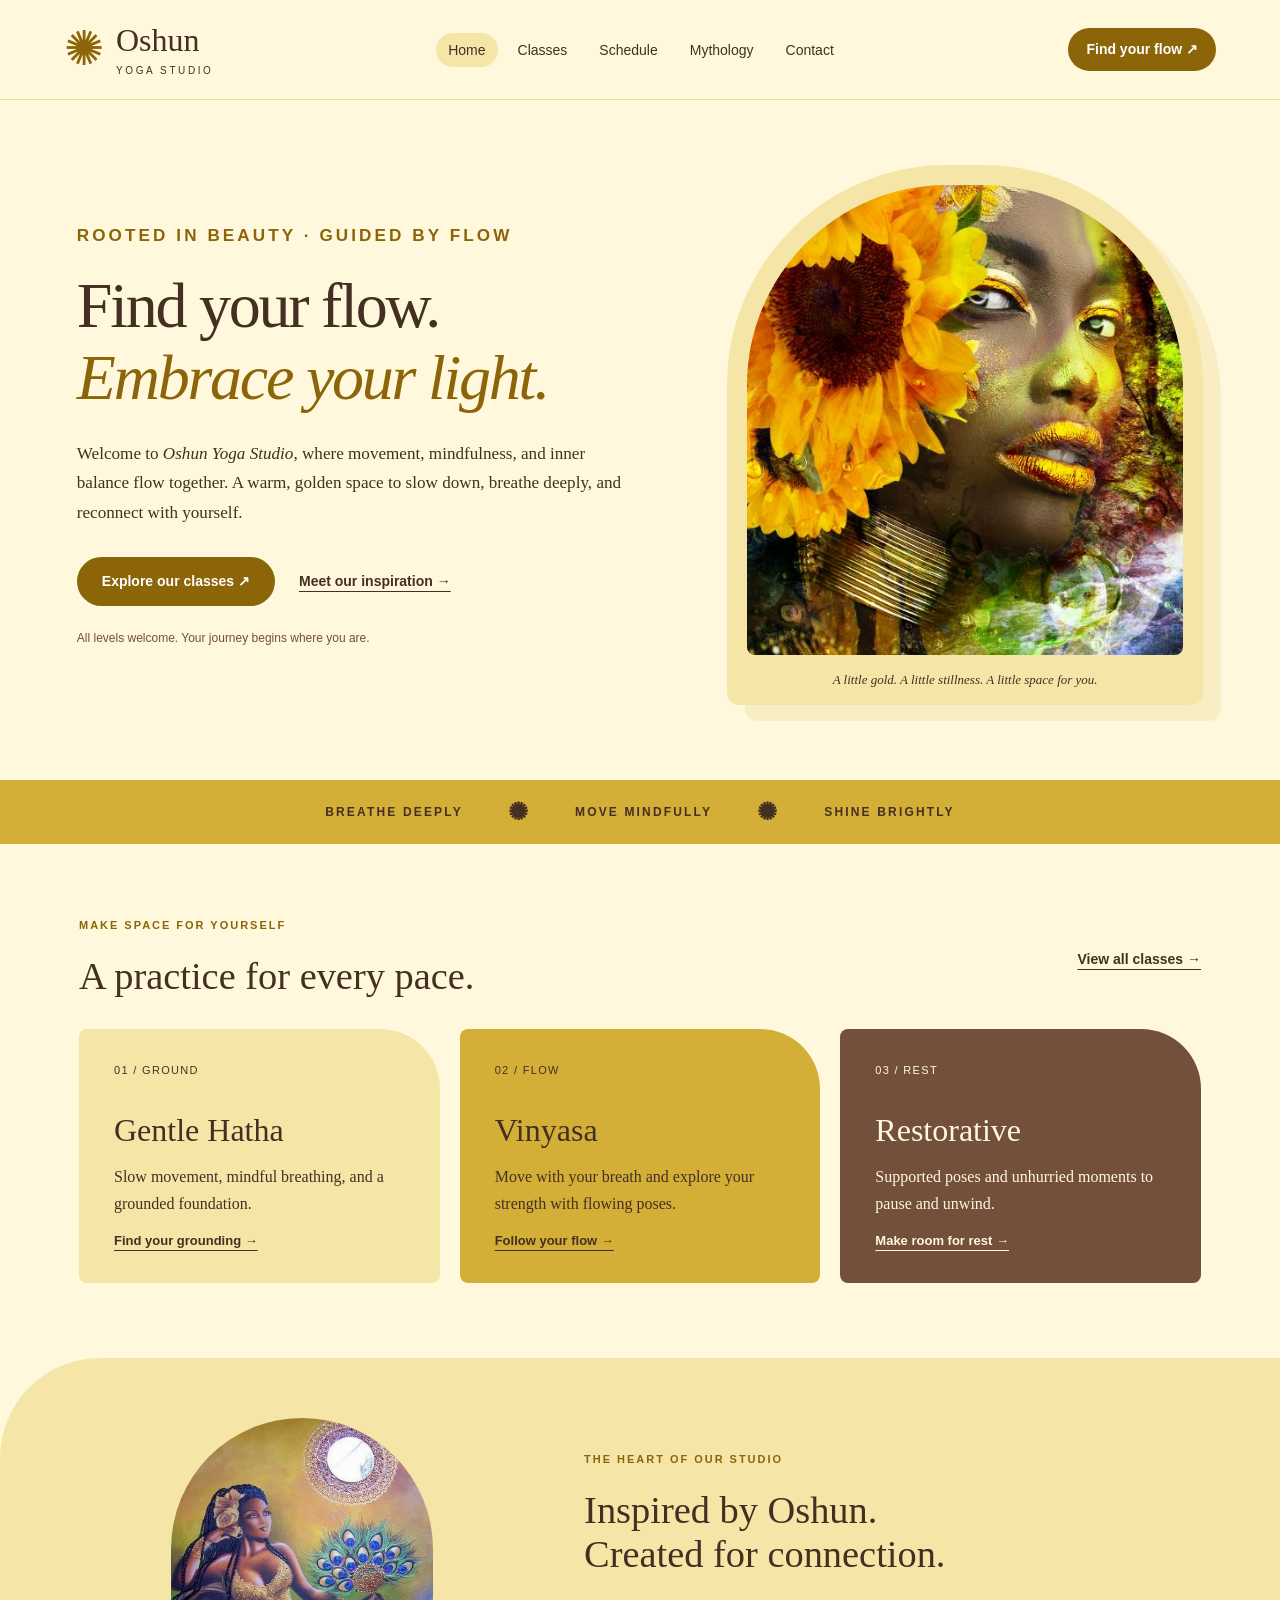
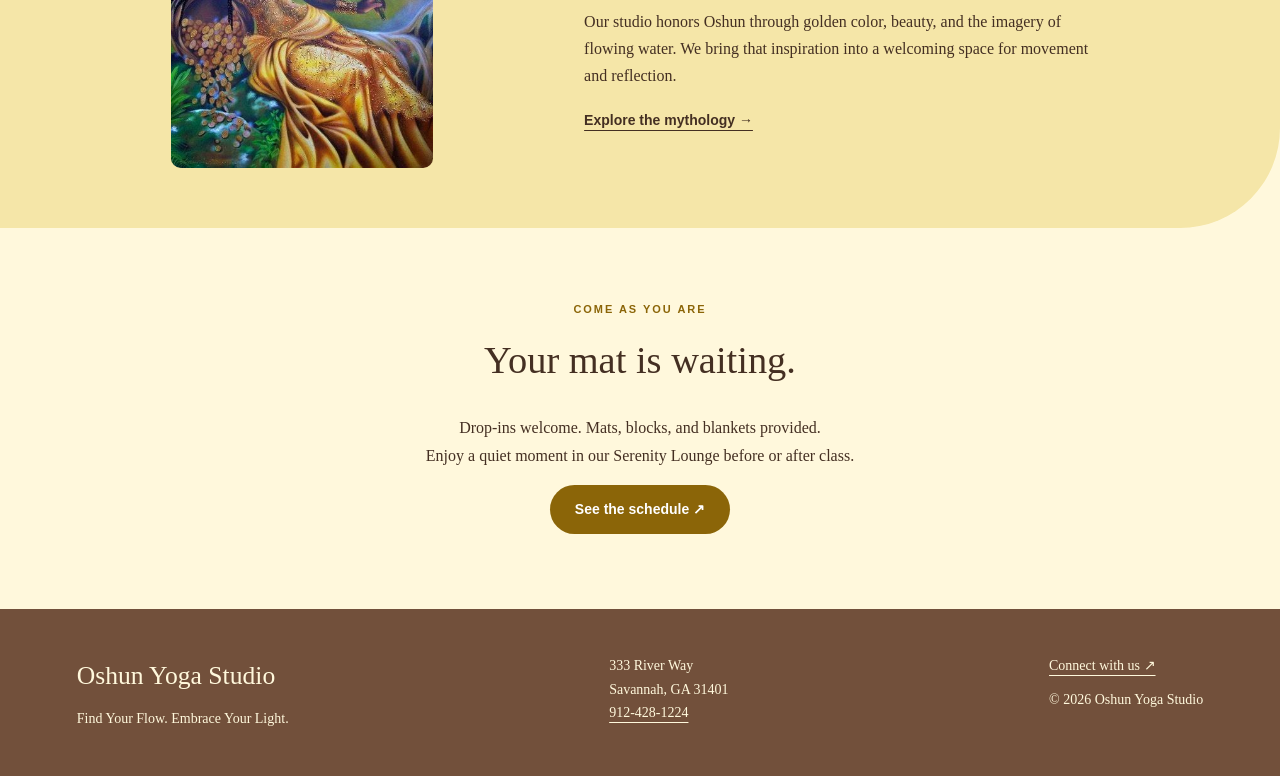
<file: index.html>
<!DOCTYPE html>
<html lang="en">

<head>
    <meta charset="UTF-8">
    <meta name="viewport" content="width=device-width, initial-scale=1.0">
    <title>Home | Oshun Yoga Studio</title>
    <link rel="stylesheet" href="yogacss/yoga.css">
</head>

<body>
    <a class="skip" href="#main">Skip to content</a>

    <header class="site-header">
        <a class="brand" href="index.html">
            <span class="brand-icon" aria-hidden="true">✺</span>
            <span>Oshun<small>YOGA STUDIO</small></span>
        </a>

        <nav aria-label="Main navigation">
            <a href="index.html" aria-current="page">Home</a>
            <a href="classes.html">Classes</a>
            <a href="schedule.html">Schedule</a>
            <a href="mythology.html">Mythology</a>
            <a href="contact.html">Contact</a>
        </nav>

        <a class="button small" href="schedule.html">Find your flow ↗</a>
    </header>

    <main id="main">
        <section class="hero">
            <div class="hero-copy">
                <p class="eyebrow">ROOTED IN BEAUTY · GUIDED BY FLOW</p>

                <h1>
                    Find your flow.<br>
                    <em>Embrace your light.</em>
                </h1>

                <p>
                    Welcome to <span class="studio">Oshun Yoga Studio</span>,
                    where movement, mindfulness, and inner balance flow together.
                    A warm, golden space to slow down, breathe deeply, and
                    reconnect with yourself.
                </p>

                <div class="actions">
                    <a class="button" href="classes.html">
                        Explore our classes ↗
                    </a>

                    <a class="text-link" href="mythology.html">
                        Meet our inspiration →
                    </a>
                </div>

                <p class="hero-note">
                    All levels welcome. Your journey begins where you are.
                </p>
            </div>

            <figure class="hero-art">
                <img src="images/5-22-10-24-15-36-25m.jpg"
                    alt="Portrait artwork with golden tones and sunflowers">

                <figcaption>
                    A little gold. A little stillness. A little space for you.
                </figcaption>
            </figure>
        </section>

        <div class="ribbon" aria-hidden="true">
            BREATHE DEEPLY
            <span>✺</span>
            MOVE MINDFULLY
            <span>✺</span>
            SHINE BRIGHTLY
        </div>

        <section class="section">
            <div class="section-heading">
                <div>
                    <p class="eyebrow">MAKE SPACE FOR YOURSELF</p>
                    <h2>A practice for every pace.</h2>
                </div>

                <a class="text-link" href="classes.html">
                    View all classes →
                </a>
            </div>

            <div class="cards">
                <article class="card">
                    <span class="number">01 / GROUND</span>
                    <h3>Gentle Hatha</h3>
                    <p>
                        Slow movement, mindful breathing, and a grounded
                        foundation.
                    </p>
                    <a href="classes.html#hatha">Find your grounding →</a>
                </article>

                <article class="card honey">
                    <span class="number">02 / FLOW</span>
                    <h3>Vinyasa</h3>
                    <p>
                        Move with your breath and explore your strength
                        with flowing poses.
                    </p>
                    <a href="classes.html#vinyasa">Follow your flow →</a>
                </article>

                <article class="card brown">
                    <span class="number">03 / REST</span>
                    <h3>Restorative</h3>
                    <p>
                        Supported poses and unhurried moments to pause
                        and unwind.
                    </p>
                    <a href="classes.html#restorative">Make room for rest →</a>
                </article>
            </div>
        </section>

        <section class="inspiration">
            <img src="images/images.jpg"
                alt="Oshun artwork in gold with peacock feathers">

            <div>
                <p class="eyebrow">THE HEART OF OUR STUDIO</p>

                <h2>
                    Inspired by Oshun.<br>
                    Created for connection.
                </h2>

                <p>
                    Our studio honors Oshun through golden color, beauty,
                    and the imagery of flowing water. We bring that
                    inspiration into a welcoming space for movement
                    and reflection.
                </p>

                <a class="text-link" href="mythology.html">
                    Explore the mythology →
                </a>
            </div>
        </section>

        <section class="section welcome">
            <p class="eyebrow">COME AS YOU ARE</p>
            <h2>Your mat is waiting.</h2>

            <p>
                Drop-ins welcome. Mats, blocks, and blankets provided.<br>
                Enjoy a quiet moment in our Serenity Lounge before
                or after class.
            </p>

            <a class="button" href="schedule.html">See the schedule ↗</a>
        </section>
    </main>

    <footer>
        <div>
            <a class="footer-brand" href="index.html">Oshun Yoga Studio</a>
            <p>Find Your Flow. Embrace Your Light.</p>
        </div>

        <address>
            333 River Way<br>
            Savannah, GA 31401<br>
            <a href="tel:9124281224">912-428-1224</a>
        </address>

        <div>
            <a href="contact.html">Connect with us ↗</a>
            <p>&copy; 2026 Oshun Yoga Studio</p>
        </div>
    </footer>
</body>

</html>
</file>
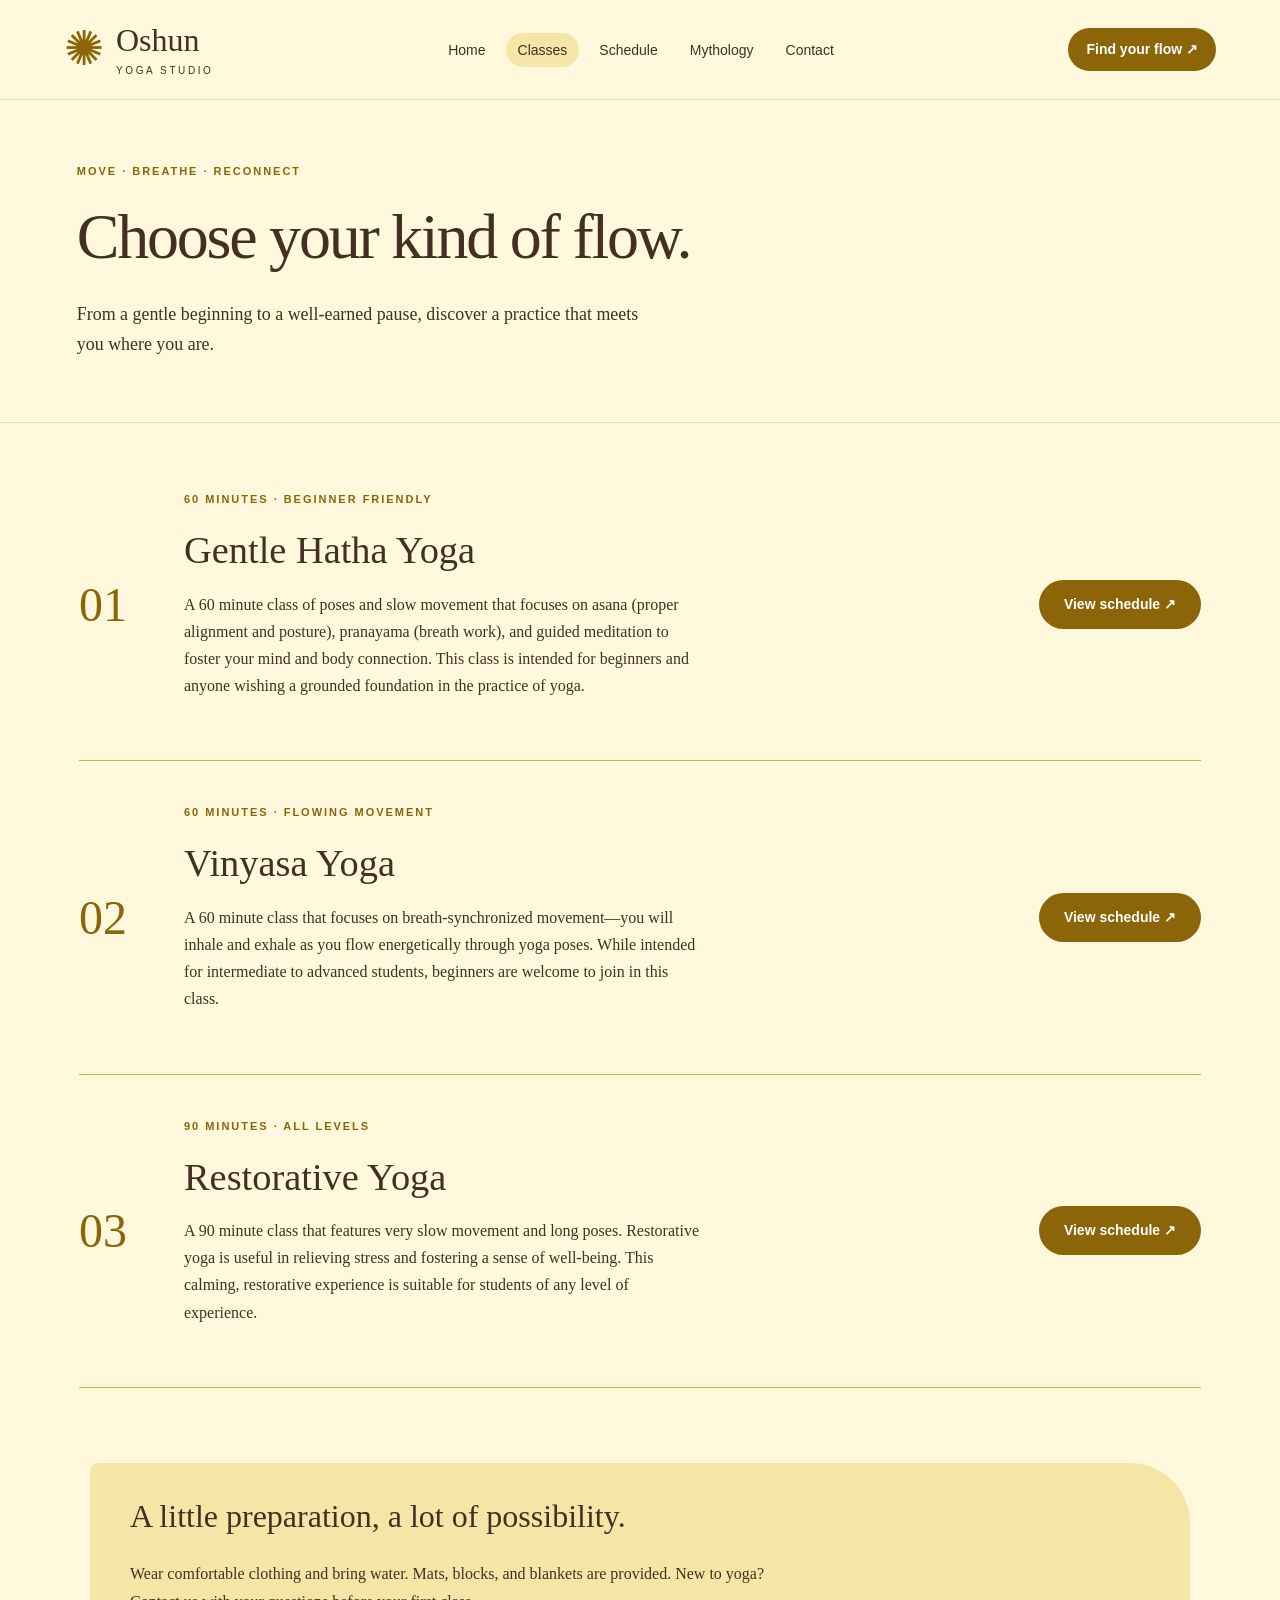
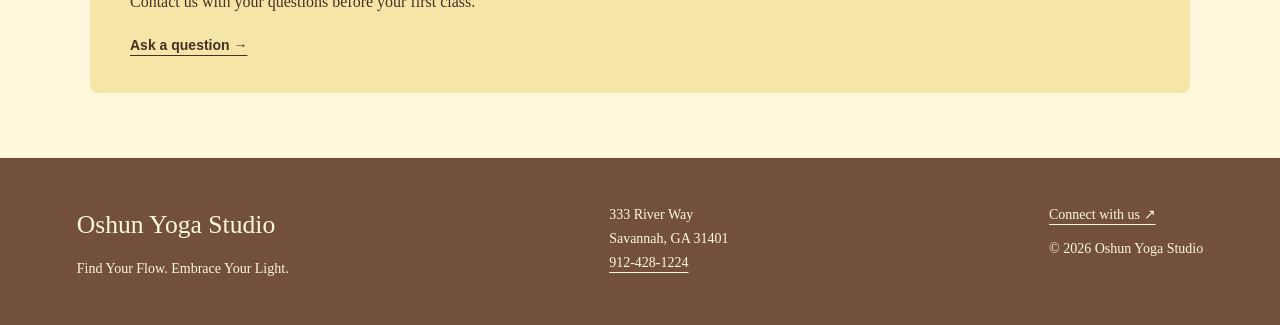
<file: classes.html>
<!DOCTYPE html>
<html lang="en">

<head>
    <meta charset="UTF-8">
    <meta name="viewport" content="width=device-width, initial-scale=1.0">
    <title>Classes | Oshun Yoga Studio</title>
    <link rel="stylesheet" href="yogacss/yoga.css">
</head>

<body>
    <a class="skip" href="#main">Skip to content</a>

    <header class="site-header">
        <a class="brand" href="index.html">
            <span class="brand-icon" aria-hidden="true">✺</span>
            <span>Oshun<small>YOGA STUDIO</small></span>
        </a>

        <nav aria-label="Main navigation">
            <a href="index.html">Home</a>
            <a href="classes.html" aria-current="page">Classes</a>
            <a href="schedule.html">Schedule</a>
            <a href="mythology.html">Mythology</a>
            <a href="contact.html">Contact</a>
        </nav>

        <a class="button small" href="schedule.html">Find your flow ↗</a>
    </header>

    <main id="main">
        <section class="page-intro">
            <p class="eyebrow">MOVE · BREATHE · RECONNECT</p>
            <h1>Choose your kind of flow.</h1>

            <p>
                From a gentle beginning to a well-earned pause,
                discover a practice that meets you where you are.
            </p>
        </section>

        <section class="section class-list">
            <article class="class-row" id="hatha">
                <span class="class-number">01</span>

                <div>
                    <p class="eyebrow">60 MINUTES · BEGINNER FRIENDLY</p>
                    <h2>Gentle Hatha Yoga</h2>

                    <p>
                        A 60 minute class of poses and slow movement that
                        focuses on asana (proper alignment and posture),
                        pranayama (breath work), and guided meditation to
                        foster your mind and body connection. This class
                        is intended for beginners and anyone wishing a
                        grounded foundation in the practice of yoga.
                    </p>
                </div>

                <a class="button" href="schedule.html">View schedule ↗</a>
            </article>

            <article class="class-row" id="vinyasa">
                <span class="class-number">02</span>

                <div>
                    <p class="eyebrow">60 MINUTES · FLOWING MOVEMENT</p>
                    <h2>Vinyasa Yoga</h2>

                    <p>
                        A 60 minute class that focuses on
                        breath-synchronized movement—you will inhale and
                        exhale as you flow energetically through yoga
                        poses. While intended for intermediate to advanced
                        students, beginners are welcome to join in this
                        class.
                    </p>
                </div>

                <a class="button" href="schedule.html">View schedule ↗</a>
            </article>

            <article class="class-row" id="restorative">
                <span class="class-number">03</span>

                <div>
                    <p class="eyebrow">90 MINUTES · ALL LEVELS</p>
                    <h2>Restorative Yoga</h2>

                    <p>
                        A 90 minute class that features very slow movement
                        and long poses. Restorative yoga is useful in
                        relieving stress and fostering a sense of
                        well-being. This calming, restorative experience
                        is suitable for students of any level of experience.
                    </p>
                </div>

                <a class="button" href="schedule.html">View schedule ↗</a>
            </article>
        </section>

        <aside class="callout">
            <h2>A little preparation, a lot of possibility.</h2>

            <p>
                Wear comfortable clothing and bring water. Mats, blocks,
                and blankets are provided. New to yoga? Contact us with
                your questions before your first class.
            </p>

            <a class="text-link" href="contact.html">Ask a question →</a>
        </aside>
    </main>

    <footer>
        <div>
            <a class="footer-brand" href="index.html">Oshun Yoga Studio</a>
            <p>Find Your Flow. Embrace Your Light.</p>
        </div>

        <address>
            333 River Way<br>
            Savannah, GA 31401<br>
            <a href="tel:9124281224">912-428-1224</a>
        </address>

        <div>
            <a href="contact.html">Connect with us ↗</a>
            <p>&copy; 2026 Oshun Yoga Studio</p>
        </div>
    </footer>
</body>

</html>
</file>
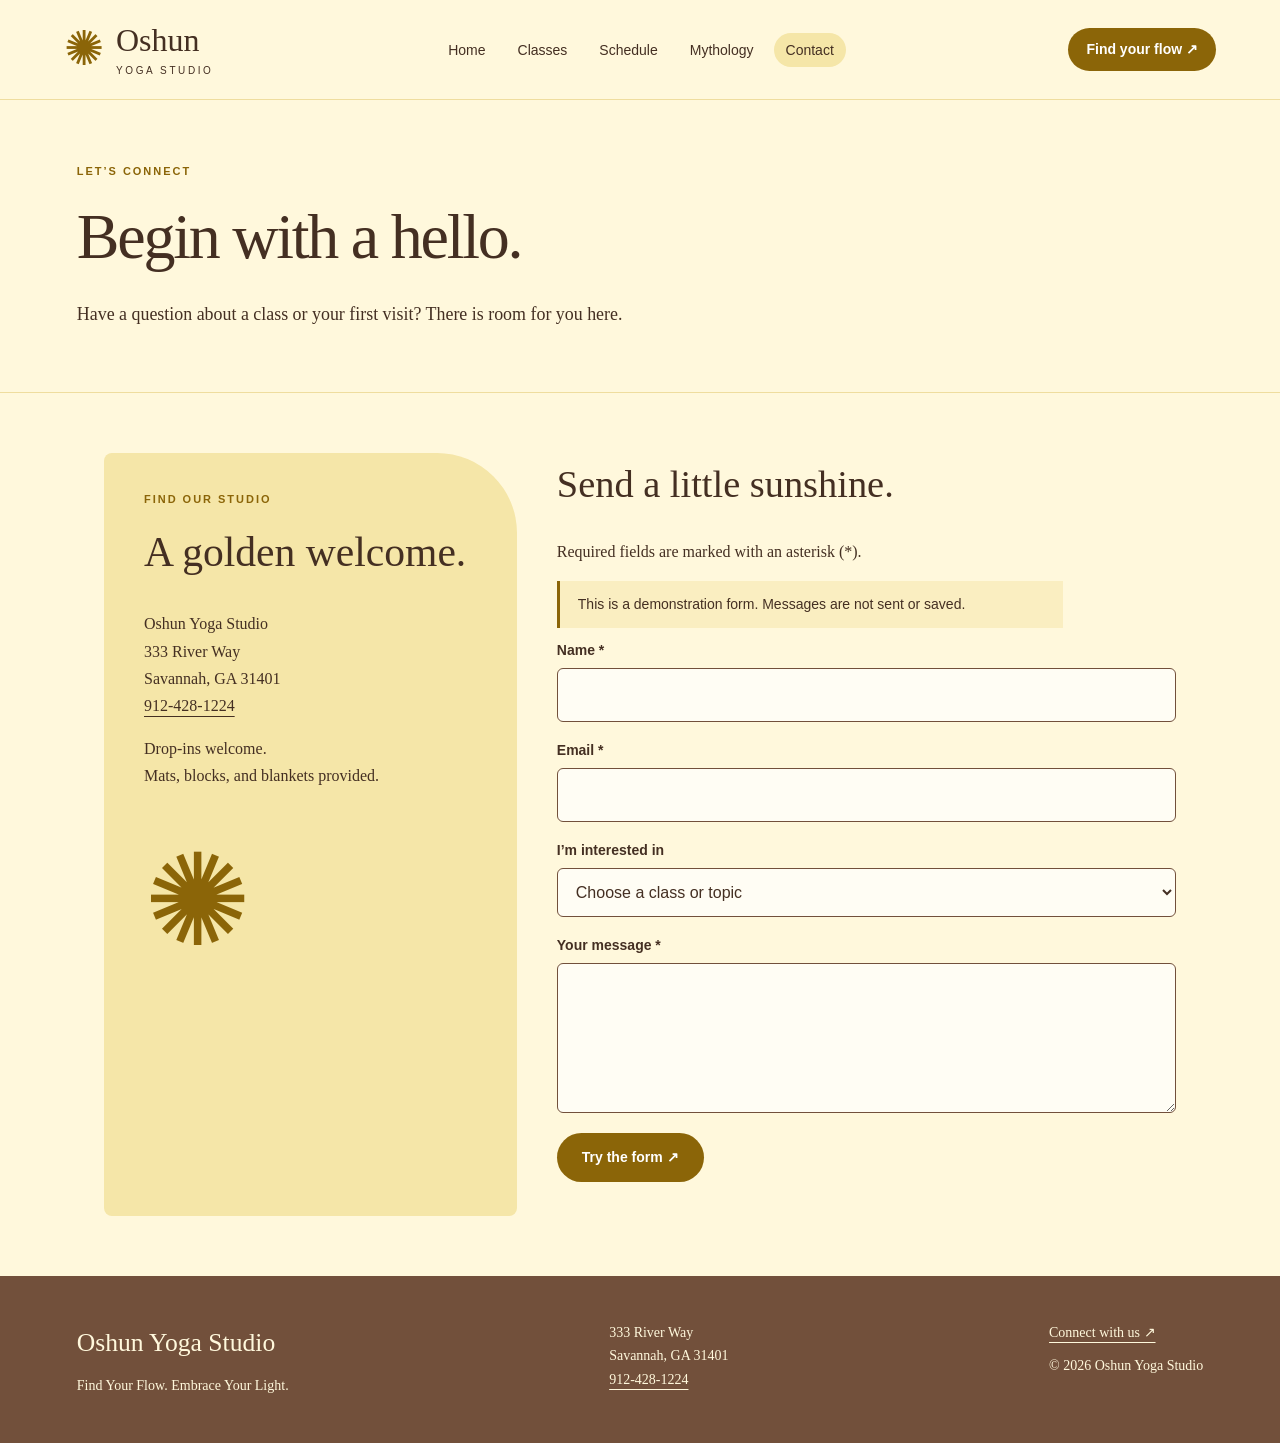
<file: contact.html>
<!DOCTYPE html>
<html lang="en">

<head>
    <meta charset="UTF-8">
    <meta name="viewport" content="width=device-width, initial-scale=1.0">
    <title>Contact | Oshun Yoga Studio</title>
    <link rel="stylesheet" href="yogacss/yoga.css">
</head>

<body>
    <a class="skip" href="#main">Skip to content</a>

    <header class="site-header">
        <a class="brand" href="index.html">
            <span class="brand-icon" aria-hidden="true">✺</span>
            <span>Oshun<small>YOGA STUDIO</small></span>
        </a>

        <nav aria-label="Main navigation">
            <a href="index.html">Home</a>
            <a href="classes.html">Classes</a>
            <a href="schedule.html">Schedule</a>
            <a href="mythology.html">Mythology</a>
            <a href="contact.html" aria-current="page">Contact</a>
        </nav>

        <a class="button small" href="schedule.html">Find your flow ↗</a>
    </header>

    <main id="main">
        <section class="page-intro">
            <p class="eyebrow">LET’S CONNECT</p>
            <h1>Begin with a hello.</h1>

            <p>
                Have a question about a class or your first visit?
                There is room for you here.
            </p>
        </section>

        <section class="contact-layout">
            <aside class="contact-card">
                <p class="eyebrow">FIND OUR STUDIO</p>
                <h2>A golden welcome.</h2>

                <address>
                    Oshun Yoga Studio<br>
                    333 River Way<br>
                    Savannah, GA 31401
                </address>

                <p>
                    <a href="tel:9124281224">912-428-1224</a>
                </p>

                <p>
                    Drop-ins welcome.<br>
                    Mats, blocks, and blankets provided.
                </p>

                <span class="sun" aria-hidden="true">✺</span>
            </aside>

            <div class="form-card">
                <h2>Send a little sunshine.</h2>
                <p>Required fields are marked with an asterisk (*).</p>

                <p class="notice">
                    This is a demonstration form.
                    Messages are not sent or saved.
                </p>

                <form id="contact-form">
                    <label for="name">Name *</label>
                    <input type="text" id="name" name="name"
                        autocomplete="name" maxlength="100" required>

                    <label for="email">Email *</label>
                    <input type="email" id="email" name="email"
                        autocomplete="email" required>

                    <label for="interest">I’m interested in</label>
                    <select id="interest" name="interest">
                        <option value="">Choose a class or topic</option>
                        <option>Gentle Hatha</option>
                        <option>Vinyasa</option>
                        <option>Restorative</option>
                        <option>General question</option>
                    </select>

                    <label for="message">Your message *</label>
                    <textarea id="message" name="message"
                        rows="5" maxlength="3000" required></textarea>

                    <button class="button" type="submit">
                        Try the form ↗
                    </button>

                    <p id="form-status" role="status"></p>
                </form>
            </div>
        </section>
    </main>

    <footer>
        <div>
            <a class="footer-brand" href="index.html">Oshun Yoga Studio</a>
            <p>Find Your Flow. Embrace Your Light.</p>
        </div>

        <address>
            333 River Way<br>
            Savannah, GA 31401<br>
            <a href="tel:9124281224">912-428-1224</a>
        </address>

        <div>
            <a href="contact.html">Connect with us ↗</a>
            <p>&copy; 2026 Oshun Yoga Studio</p>
        </div>
    </footer>

    <script>
        document.getElementById("contact-form").addEventListener(
            "submit",
            function (event) {
                event.preventDefault();

                document.getElementById("form-status").textContent =
                    "Your form is complete! This demo has not sent " +
                    "or saved your message.";
            }
        );
    </script>
</body>

</html>
</file>
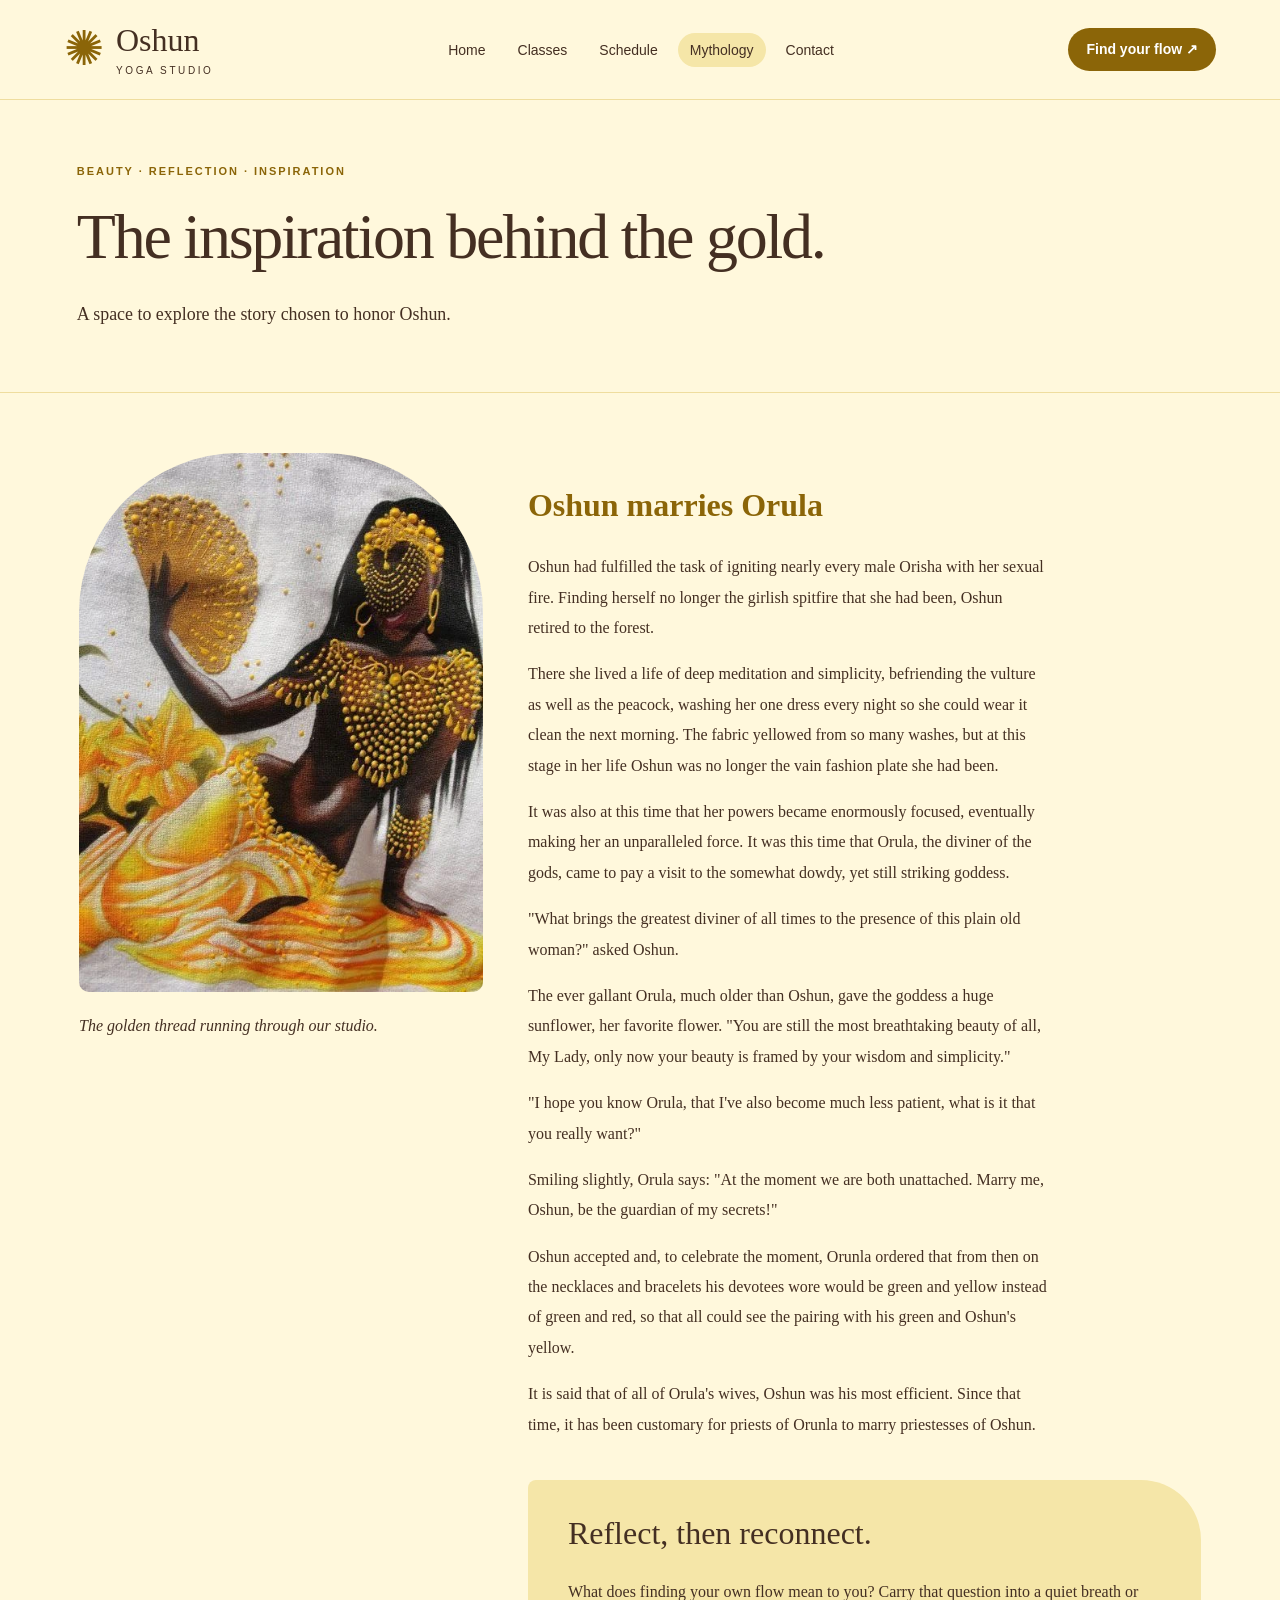
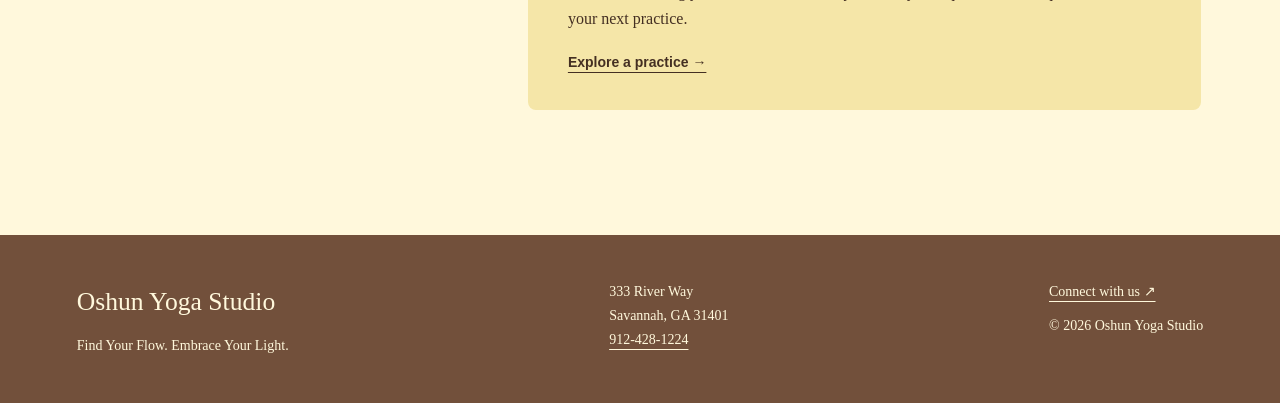
<file: mythology.html>
<!DOCTYPE html>
<html lang="en">

<head>
    <meta charset="UTF-8">
    <meta name="viewport" content="width=device-width, initial-scale=1.0">
    <title>Mythology | Oshun Yoga Studio</title>
    <link rel="stylesheet" href="yogacss/yoga.css">
</head>

<body>
    <a class="skip" href="#main">Skip to content</a>

    <header class="site-header">
        <a class="brand" href="index.html">
            <span class="brand-icon" aria-hidden="true">✺</span>
            <span>Oshun<small>YOGA STUDIO</small></span>
        </a>

        <nav aria-label="Main navigation">
            <a href="index.html">Home</a>
            <a href="classes.html">Classes</a>
            <a href="schedule.html">Schedule</a>
            <a href="mythology.html" aria-current="page">Mythology</a>
            <a href="contact.html">Contact</a>
        </nav>

        <a class="button small" href="schedule.html">Find your flow ↗</a>
    </header>

    <main id="main">
        <section class="page-intro">
            <p class="eyebrow">BEAUTY · REFLECTION · INSPIRATION</p>
            <h1>The inspiration behind the gold.</h1>
            <p>A space to explore the story chosen to honor Oshun.</p>
        </section>

        <section class="myth-layout">
            <aside class="myth-art">
                <img src="images/1fbc80fbdb1d64720fc66d456954286d.webp"
                    alt="Artwork depicting Oshun in gold holding a fan">

                <p>The golden thread running through our studio.</p>
            </aside>

            <div>
                <!-- Add the original story source and artwork credits here. -->

                <dl class="story">
                    <dt><strong>Oshun marries Orula</strong></dt>

                    <dd>
                        <p>
                            Oshun had fulfilled the task of igniting nearly
                            every male Orisha with her sexual fire. Finding
                            herself no longer the girlish spitfire that she
                            had been, Oshun retired to the forest.
                        </p>

                        <p>
                            There she lived a life of deep meditation and
                            simplicity, befriending the vulture as well as
                            the peacock, washing her one dress every night
                            so she could wear it clean the next morning.
                            The fabric yellowed from so many washes, but at
                            this stage in her life Oshun was no longer the
                            vain fashion plate she had been.
                        </p>

                        <p>
                            It was also at this time that her powers became
                            enormously focused, eventually making her an
                            unparalleled force. It was this time that Orula,
                            the diviner of the gods, came to pay a visit to
                            the somewhat dowdy, yet still striking goddess.
                        </p>

                        <p>
                            "What brings the greatest diviner of all times
                            to the presence of this plain old woman?"
                            asked Oshun.
                        </p>

                        <p>
                            The ever gallant Orula, much older than Oshun,
                            gave the goddess a huge sunflower, her favorite
                            flower. "You are still the most breathtaking
                            beauty of all, My Lady, only now your beauty is
                            framed by your wisdom and simplicity."
                        </p>

                        <p>
                            "I hope you know Orula, that I've also become
                            much less patient, what is it that you really
                            want?"
                        </p>

                        <p>
                            Smiling slightly, Orula says: "At the moment
                            we are both unattached. Marry me, Oshun, be
                            the guardian of my secrets!"
                        </p>

                        <p>
                            Oshun accepted and, to celebrate the moment,
                            Orunla ordered that from then on the necklaces
                            and bracelets his devotees wore would be green
                            and yellow instead of green and red, so that all
                            could see the pairing with his green and Oshun's
                            yellow.
                        </p>

                        <p>
                            It is said that of all of Orula's wives, Oshun
                            was his most efficient. Since that time, it has
                            been customary for priests of Orunla to marry
                            priestesses of Oshun.
                        </p>
                    </dd>
                </dl>

                <aside class="callout">
                    <h2>Reflect, then reconnect.</h2>

                    <p>
                        What does finding your own flow mean to you?
                        Carry that question into a quiet breath
                        or your next practice.
                    </p>

                    <a class="text-link" href="classes.html">
                        Explore a practice →
                    </a>
                </aside>
            </div>
        </section>
    </main>

    <footer>
        <div>
            <a class="footer-brand" href="index.html">Oshun Yoga Studio</a>
            <p>Find Your Flow. Embrace Your Light.</p>
        </div>

        <address>
            333 River Way<br>
            Savannah, GA 31401<br>
            <a href="tel:9124281224">912-428-1224</a>
        </address>

        <div>
            <a href="contact.html">Connect with us ↗</a>
            <p>&copy; 2026 Oshun Yoga Studio</p>
        </div>
    </footer>
</body>

</html>
</file>
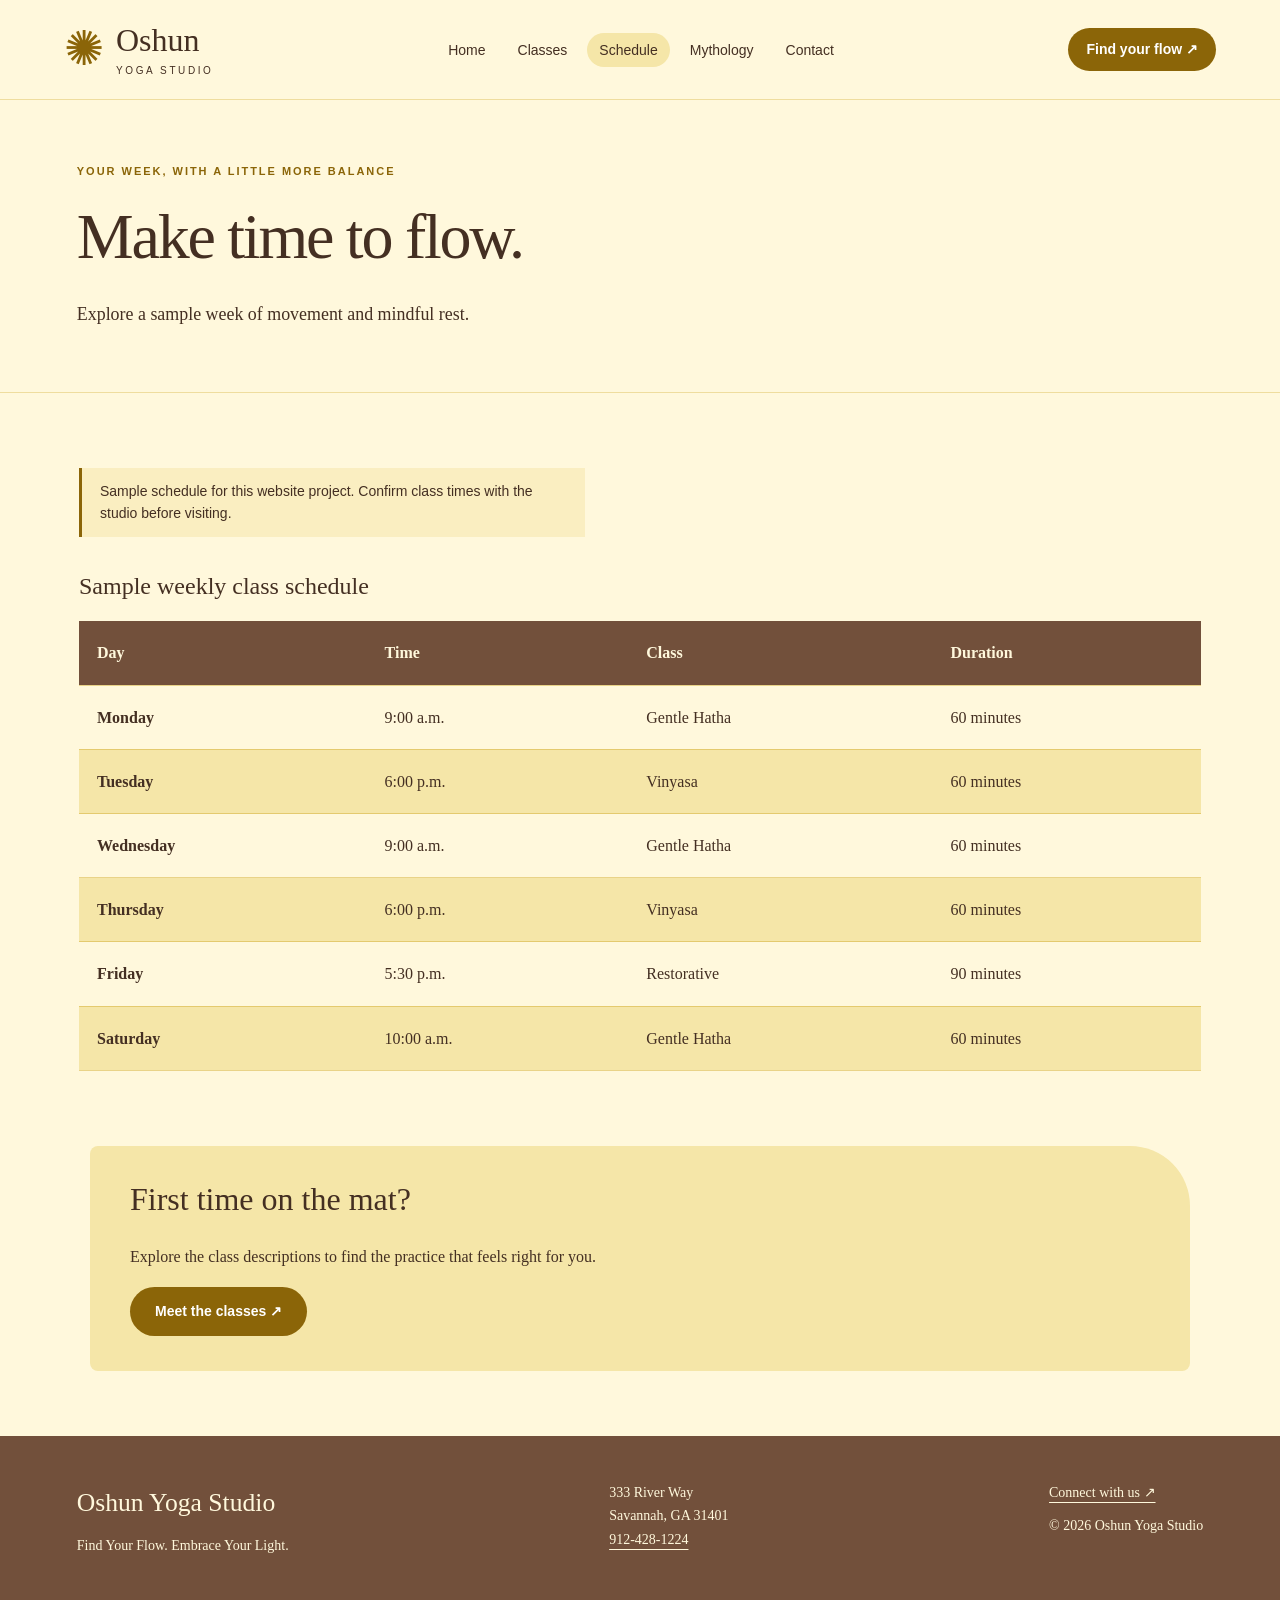
<file: schedule.html>
<!DOCTYPE html>
<html lang="en">

<head>
    <meta charset="UTF-8">
    <meta name="viewport" content="width=device-width, initial-scale=1.0">
    <title>Schedule | Oshun Yoga Studio</title>
    <link rel="stylesheet" href="yogacss/yoga.css">
</head>

<body>
    <a class="skip" href="#main">Skip to content</a>

    <header class="site-header">
        <a class="brand" href="index.html">
            <span class="brand-icon" aria-hidden="true">✺</span>
            <span>Oshun<small>YOGA STUDIO</small></span>
        </a>

        <nav aria-label="Main navigation">
            <a href="index.html">Home</a>
            <a href="classes.html">Classes</a>
            <a href="schedule.html" aria-current="page">Schedule</a>
            <a href="mythology.html">Mythology</a>
            <a href="contact.html">Contact</a>
        </nav>

        <a class="button small" href="schedule.html">Find your flow ↗</a>
    </header>

    <main id="main">
        <section class="page-intro">
            <p class="eyebrow">YOUR WEEK, WITH A LITTLE MORE BALANCE</p>
            <h1>Make time to flow.</h1>
            <p>Explore a sample week of movement and mindful rest.</p>
        </section>

        <section class="section">
            <p class="notice">
                Sample schedule for this website project.
                Confirm class times with the studio before visiting.
            </p>

            <div class="table-wrap">
                <table>
                    <caption>Sample weekly class schedule</caption>

                    <thead>
                        <tr>
                            <th scope="col">Day</th>
                            <th scope="col">Time</th>
                            <th scope="col">Class</th>
                            <th scope="col">Duration</th>
                        </tr>
                    </thead>

                    <tbody>
                        <tr>
                            <th scope="row">Monday</th>
                            <td>9:00 a.m.</td>
                            <td>Gentle Hatha</td>
                            <td>60 minutes</td>
                        </tr>

                        <tr>
                            <th scope="row">Tuesday</th>
                            <td>6:00 p.m.</td>
                            <td>Vinyasa</td>
                            <td>60 minutes</td>
                        </tr>

                        <tr>
                            <th scope="row">Wednesday</th>
                            <td>9:00 a.m.</td>
                            <td>Gentle Hatha</td>
                            <td>60 minutes</td>
                        </tr>

                        <tr>
                            <th scope="row">Thursday</th>
                            <td>6:00 p.m.</td>
                            <td>Vinyasa</td>
                            <td>60 minutes</td>
                        </tr>

                        <tr>
                            <th scope="row">Friday</th>
                            <td>5:30 p.m.</td>
                            <td>Restorative</td>
                            <td>90 minutes</td>
                        </tr>

                        <tr>
                            <th scope="row">Saturday</th>
                            <td>10:00 a.m.</td>
                            <td>Gentle Hatha</td>
                            <td>60 minutes</td>
                        </tr>
                    </tbody>
                </table>
            </div>
        </section>

        <aside class="callout">
            <h2>First time on the mat?</h2>

            <p>
                Explore the class descriptions to find the practice
                that feels right for you.
            </p>

            <a class="button" href="classes.html">Meet the classes ↗</a>
        </aside>
    </main>

    <footer>
        <div>
            <a class="footer-brand" href="index.html">Oshun Yoga Studio</a>
            <p>Find Your Flow. Embrace Your Light.</p>
        </div>

        <address>
            333 River Way<br>
            Savannah, GA 31401<br>
            <a href="tel:9124281224">912-428-1224</a>
        </address>

        <div>
            <a href="contact.html">Connect with us ↗</a>
            <p>&copy; 2026 Oshun Yoga Studio</p>
        </div>
    </footer>
</body>

</html>
</file>
<file: yogacss/yoga.css>
/* Your original cream, gold, and brown colors */
:root {
    --cream: #FFF8DC;
    --brown: #72503B;
    --ochre: #8B6508;
    --gold: #D4AF37;
    --pale: #F5E6A8;
    --ink: #442F22;
}

/* General page styles */
* {
    box-sizing: border-box;
}

body {
    margin: 0;
    background: var(--cream);
    color: var(--ink);
    font-family: Georgia, serif;
    line-height: 1.7;
}

a {
    color: inherit;
    text-underline-offset: 5px;
}

img {
    display: block;
    max-width: 100%;
}

h1,
h2,
h3,
p {
    margin-top: 0;
}

h1,
h2,
h3 {
    line-height: 1.13;
    font-weight: normal;
}

h1 {
    font-size: clamp(2.7rem, 5vw, 5rem);
    letter-spacing: -.035em;
    margin-bottom: 25px;
}

h2 {
    font-size: clamp(2rem, 3vw, 3rem);
}

h3 {
    font-size: 2rem;
}

p {
    max-width: 65ch;
}

.studio {
    font-style: italic;
}

/* Header and studio name */
.site-header {
    max-width: 1400px;
    margin: auto;
    padding: 23px 5%;
    display: flex;
    align-items: center;
    justify-content: space-between;
    gap: 22px;
    border-bottom: 1px solid #D4AF3760;
}

.brand {
    display: flex;
    gap: 12px;
    align-items: center;
    text-decoration: none;
    font-size: 2rem;
    line-height: 1.1;
}

.brand small {
    display: block;
    font: 10px Arial, sans-serif;
    letter-spacing: .26em;
    margin-top: 7px;
}

.brand-icon {
    font-size: 3rem;
    color: var(--ochre);
}

/* Navigation */
nav {
    display: flex;
    flex-wrap: wrap;
    gap: 8px;
}

nav a {
    padding: 9px 12px;
    text-decoration: none;
    font: 14px Arial, sans-serif;
    border-radius: 30px;
}

nav a:hover,
nav a[aria-current="page"] {
    background: var(--pale);
}

/* Buttons and small text */
.button {
    display: inline-block;
    background: var(--ochre);
    color: white;
    padding: 14px 25px;
    border-radius: 40px;
    text-decoration: none;
    border: 0;
    font: 600 14px Arial, sans-serif;
    line-height: 1.5;
    cursor: pointer;
}

.button:hover {
    background: var(--ink);
}

.button.small {
    padding: 11px 18px;
}

.text-link {
    font: 600 14px Arial, sans-serif;
}

.eyebrow {
    font: 600 11px Arial, sans-serif;
    letter-spacing: .18em;
    color: var(--ochre);
    margin-bottom: 24px;
}

/* Home page introduction */
.hero {
    max-width: 1400px;
    margin: auto;
    padding: 65px 6% 75px;
    display: grid;
    grid-template-columns: 1.2fr 1fr;
    gap: 7%;
    align-items: center;
}

.hero h1 em {
    color: var(--ochre);
}

.hero-copy > p {
    font-size: 1.07rem;
}

.actions {
    display: flex;
    align-items: center;
    flex-wrap: wrap;
    gap: 24px;
    margin-top: 30px;
}

.hero-copy .hero-note {
    font: 12px Arial, sans-serif;
    margin: 25px 0 0;
    color: var(--brown);
}

/* Curved artwork frame */
.hero-art {
    margin: 0;
    position: relative;
    padding: 20px 20px 0;
    background: var(--pale);
    border-radius: 220px 220px 12px 12px;
    box-shadow: 18px 16px 0 #D4AF3726;
}

.hero-art img {
    width: 100%;
    height: 470px;
    object-fit: cover;
    border-radius: 200px 200px 8px 8px;
}

.hero-art figcaption {
    font: italic 13px Georgia, serif;
    text-align: center;
    padding: 17px 5px;
}

/* Gold message strip */
.ribbon {
    background: var(--gold);
    color: var(--ink);
    display: flex;
    align-items: center;
    justify-content: center;
    gap: 45px;
    padding: 18px 20px;
    font: 600 12px Arial, sans-serif;
    letter-spacing: .18em;
}

.ribbon span {
    font-size: 24px;
}

/* Shared content sections */
.section {
    max-width: 1250px;
    padding: 75px 5%;
    margin: auto;
}

.section-heading {
    display: flex;
    align-items: center;
    justify-content: space-between;
    gap: 20px;
    margin-bottom: 30px;
}

.section-heading h2 {
    margin: 0;
}

/* Home page class cards */
.cards {
    display: grid;
    grid-template-columns: repeat(3, 1fr);
    gap: 20px;
}

.card {
    padding: 35px;
    background: var(--pale);
    border-radius: 8px 60px 8px 8px;
    display: flex;
    flex-direction: column;
}

.number {
    font: 11px Arial, sans-serif;
    letter-spacing: .12em;
    margin-bottom: 36px;
}

.card h3 {
    margin-bottom: 15px;
}

.card a {
    margin-top: auto;
    font: 600 13px Arial, sans-serif;
}

.honey {
    background: var(--gold);
}

.brown {
    background: var(--brown);
    color: var(--cream);
}

/* Oshun inspiration section */
.inspiration {
    background: var(--pale);
    padding: 60px max(6%, calc((100vw - 1100px) / 2));
    display: grid;
    grid-template-columns: .7fr 1fr;
    gap: 70px;
    align-items: center;
    border-radius: 100px 0 100px 0;
}

.inspiration img {
    height: 350px;
    max-width: 100%;
    margin: auto;
    border-radius: 160px 160px 12px 12px;
    object-fit: cover;
}

.welcome {
    text-align: center;
}

.welcome p {
    margin-left: auto;
    margin-right: auto;
}

/* Introduction on the other pages */
.page-intro {
    padding: 65px 6% 45px;
    max-width: 1400px;
    margin: auto;
    border-bottom: 1px solid #D4AF3760;
}

.page-intro h1 {
    max-width: 850px;
}

.page-intro p:last-child {
    font-size: 1.12rem;
}

/* Classes page */
.class-list {
    padding-top: 25px;
}

.class-row {
    display: grid;
    grid-template-columns: 70px 1fr auto;
    align-items: center;
    gap: 35px;
    padding: 45px 0;
    border-bottom: 1px solid var(--gold);
    scroll-margin-top: 25px;
}

.class-number {
    font-size: 3rem;
    color: var(--ochre);
}

.class-row h2 {
    margin-bottom: 18px;
}

/* Highlighted information */
.callout {
    max-width: 1100px;
    margin: 0 auto 65px;
    background: var(--pale);
    border-radius: 8px 60px 8px 8px;
    padding: 35px 40px;
}

.callout h2 {
    font-size: 2rem;
}

.callout p {
    max-width: 80ch;
}

.notice {
    background: #F5E6A880;
    border-left: 3px solid var(--ochre);
    padding: 12px 18px;
    font: 14px/1.6 Arial, sans-serif;
}

/* Schedule table */
.table-wrap {
    overflow: auto;
}

table {
    border-collapse: collapse;
    width: 100%;
    font-size: 1rem;
}

caption {
    text-align: left;
    font-size: 1.5rem;
    margin: 15px 0;
}

th,
td {
    padding: 18px;
    text-align: left;
    border-bottom: 1px solid #D4AF3780;
}

thead {
    background: var(--brown);
    color: var(--cream);
}

tbody tr:nth-child(even) {
    background: var(--pale);
}

/* Mythology page */
.myth-layout {
    max-width: 1250px;
    margin: auto;
    padding: 60px 5%;
    display: grid;
    grid-template-columns: .6fr 1fr;
    gap: 45px;
}

.myth-art img {
    width: 100%;
    border-radius: 160px 160px 10px 10px;
}

.myth-art p {
    font-style: italic;
    margin-top: 20px;
}

.story {
    margin: 25px 0 40px;
}

.story dt {
    font-size: 2rem;
    color: var(--ochre);
    margin-bottom: 20px;
}

.story dd {
    margin: 0;
    line-height: 1.9;
}

/* Contact page */
.contact-layout {
    max-width: 1200px;
    margin: auto;
    padding: 60px 5%;
    display: grid;
    grid-template-columns: .8fr 1.2fr;
    gap: 40px;
}

.contact-card {
    background: var(--pale);
    padding: 40px;
    border-radius: 8px 80px 8px 8px;
}

.contact-card h2 {
    font-size: 2.6rem;
}

.sun {
    font-size: 8rem;
    line-height: 1.5;
    color: var(--ochre);
}

.form-card {
    padding: 10px 0;
}

form {
    display: grid;
    gap: 10px;
}

label {
    font: 600 14px Arial, sans-serif;
}

input,
select,
textarea {
    width: 100%;
    padding: 14px;
    border: 1px solid var(--brown);
    background: #FFFDF4;
    border-radius: 6px;
    font: 16px/1.5 Arial, sans-serif;
    color: var(--ink);
    margin-bottom: 10px;
}

textarea {
    resize: vertical;
}

form button {
    justify-self: start;
}

#form-status {
    font: 14px/1.6 Arial, sans-serif;
}

/* Footer */
footer {
    background: var(--brown);
    color: var(--cream);
    display: flex;
    justify-content: space-between;
    gap: 35px;
    padding: 45px 6%;
    font-size: 14px;
}

footer p {
    margin: 10px 0 0;
}

.footer-brand {
    font-size: 1.6rem;
    text-decoration: none;
}

address {
    font-style: normal;
}

/* Keyboard accessibility */
:focus-visible {
    outline: 3px solid var(--ochre);
    outline-offset: 4px;
}

.skip {
    position: absolute;
    top: -100px;
    left: 10px;
    background: white;
    padding: 12px;
    z-index: 2;
}

.skip:focus {
    top: 10px;
}

/* Tablet screens */
@media (max-width: 900px) {
    .site-header {
        flex-wrap: wrap;
    }

    .site-header > .button {
        display: none;
    }

    nav {
        gap: 0;
    }

    .hero {
        gap: 35px;
        padding-top: 40px;
    }

    .hero-art img {
        height: 360px;
    }

    .cards {
        gap: 12px;
    }

    .card {
        padding: 25px;
    }

    .class-row {
        grid-template-columns: 45px 1fr;
    }

    .class-row > .button {
        grid-column: 2;
    }

    .myth-layout {
        grid-template-columns: .5fr 1fr;
        gap: 25px;
    }
}

/* Phone screens */
@media (max-width: 650px) {
    .site-header {
        justify-content: center;
        padding: 20px;
    }

    .brand {
        justify-content: center;
    }

    nav {
        justify-content: center;
        width: 100%;
    }

    nav a {
        padding: 9px 10px;
    }

    .hero {
        grid-template-columns: 1fr;
        padding: 40px 6%;
    }

    .hero-art {
        max-width: 380px;
        justify-self: center;
    }

    .hero-art img {
        height: 390px;
    }

    .ribbon {
        gap: 12px;
        font-size: 9px;
        letter-spacing: .05em;
    }

    .ribbon span {
        font-size: 18px;
    }

    .section {
        padding: 45px 6%;
    }

    .section-heading {
        align-items: flex-start;
        flex-direction: column;
    }

    .cards,
    .inspiration,
    .myth-layout,
    .contact-layout {
        grid-template-columns: 1fr;
    }

    .inspiration {
        padding: 40px 7%;
        gap: 30px;
        border-radius: 60px 0 60px 0;
    }

    .inspiration img {
        height: 320px;
    }

    .class-row {
        gap: 15px;
    }

    .class-number {
        font-size: 2rem;
    }

    .callout {
        margin: 0 6% 40px;
        padding: 25px;
    }

    .page-intro {
        padding: 40px 6%;
    }

    .myth-art {
        max-width: 300px;
        margin: auto;
    }

    .contact-layout {
        padding: 40px 6%;
        gap: 30px;
    }

    .sun {
        font-size: 5rem;
    }

    .contact-card {
        padding: 30px;
    }

    footer {
        flex-direction: column;
        gap: 25px;
    }

    th,
    td {
        padding: 12px 10px;
    }

    table {
        font-size: .88rem;
    }
}
</file>
